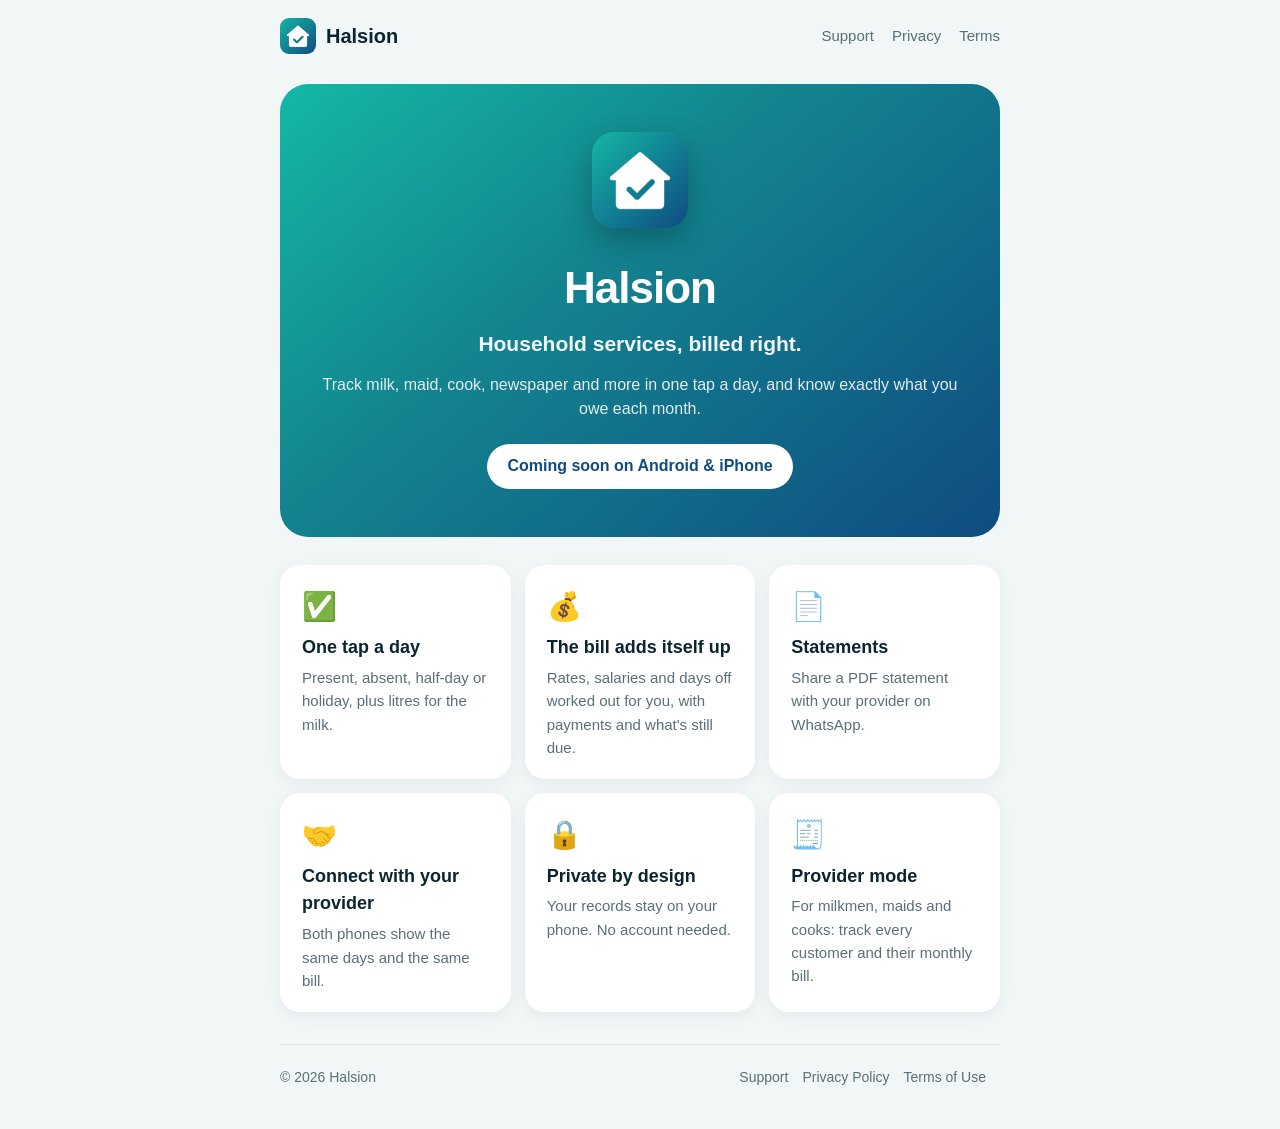
<file: index.html>
<!doctype html>
<html lang="en"><head><meta charset="utf-8"><meta name="viewport" content="width=device-width,initial-scale=1">
<title>Halsion · Household services, billed right</title><meta name="description" content="Track milk, maid, cook and more. Know exactly what you owe each month.">
<link rel="icon" href="favicon.svg" type="image/svg+xml"><link rel="apple-touch-icon" href="apple-touch-icon.png">
<link rel="stylesheet" href="style.css"></head><body><div class="wrap">
<header class="top"><a class="brand" href="index.html"><img src="icon.png" alt="">Halsion</a>
<nav><a href="support.html">Support</a><a href="privacy.html">Privacy</a><a href="terms.html">Terms</a></nav></header>

<div class="hero"><img src="icon.png" alt="Halsion app icon"><h1>Halsion</h1>
<p class="tag">Household services, billed right.</p>
<p class="sub">Track milk, maid, cook, newspaper and more in one tap a day, and know exactly what you owe each month.</p>
<span class="pill">Coming soon on Android &amp; iPhone</span></div>
<div class="grid">
<div class="card"><div class="e">✅</div><h3>One tap a day</h3><p>Present, absent, half-day or holiday, plus litres for the milk.</p></div>
<div class="card"><div class="e">💰</div><h3>The bill adds itself up</h3><p>Rates, salaries and days off worked out for you, with payments and what's still due.</p></div>
<div class="card"><div class="e">📄</div><h3>Statements</h3><p>Share a PDF statement with your provider on WhatsApp.</p></div>
<div class="card"><div class="e">🤝</div><h3>Connect with your provider</h3><p>Both phones show the same days and the same bill.</p></div>
<div class="card"><div class="e">🔒</div><h3>Private by design</h3><p>Your records stay on your phone. No account needed.</p></div>
<div class="card"><div class="e">🧾</div><h3>Provider mode</h3><p>For milkmen, maids and cooks: track every customer and their monthly bill.</p></div>
</div>
<footer><span>© 2026 Halsion</span><span><a href="support.html">Support</a><a href="privacy.html">Privacy Policy</a><a href="terms.html">Terms of Use</a></span></footer>
</div></body></html>
</file>
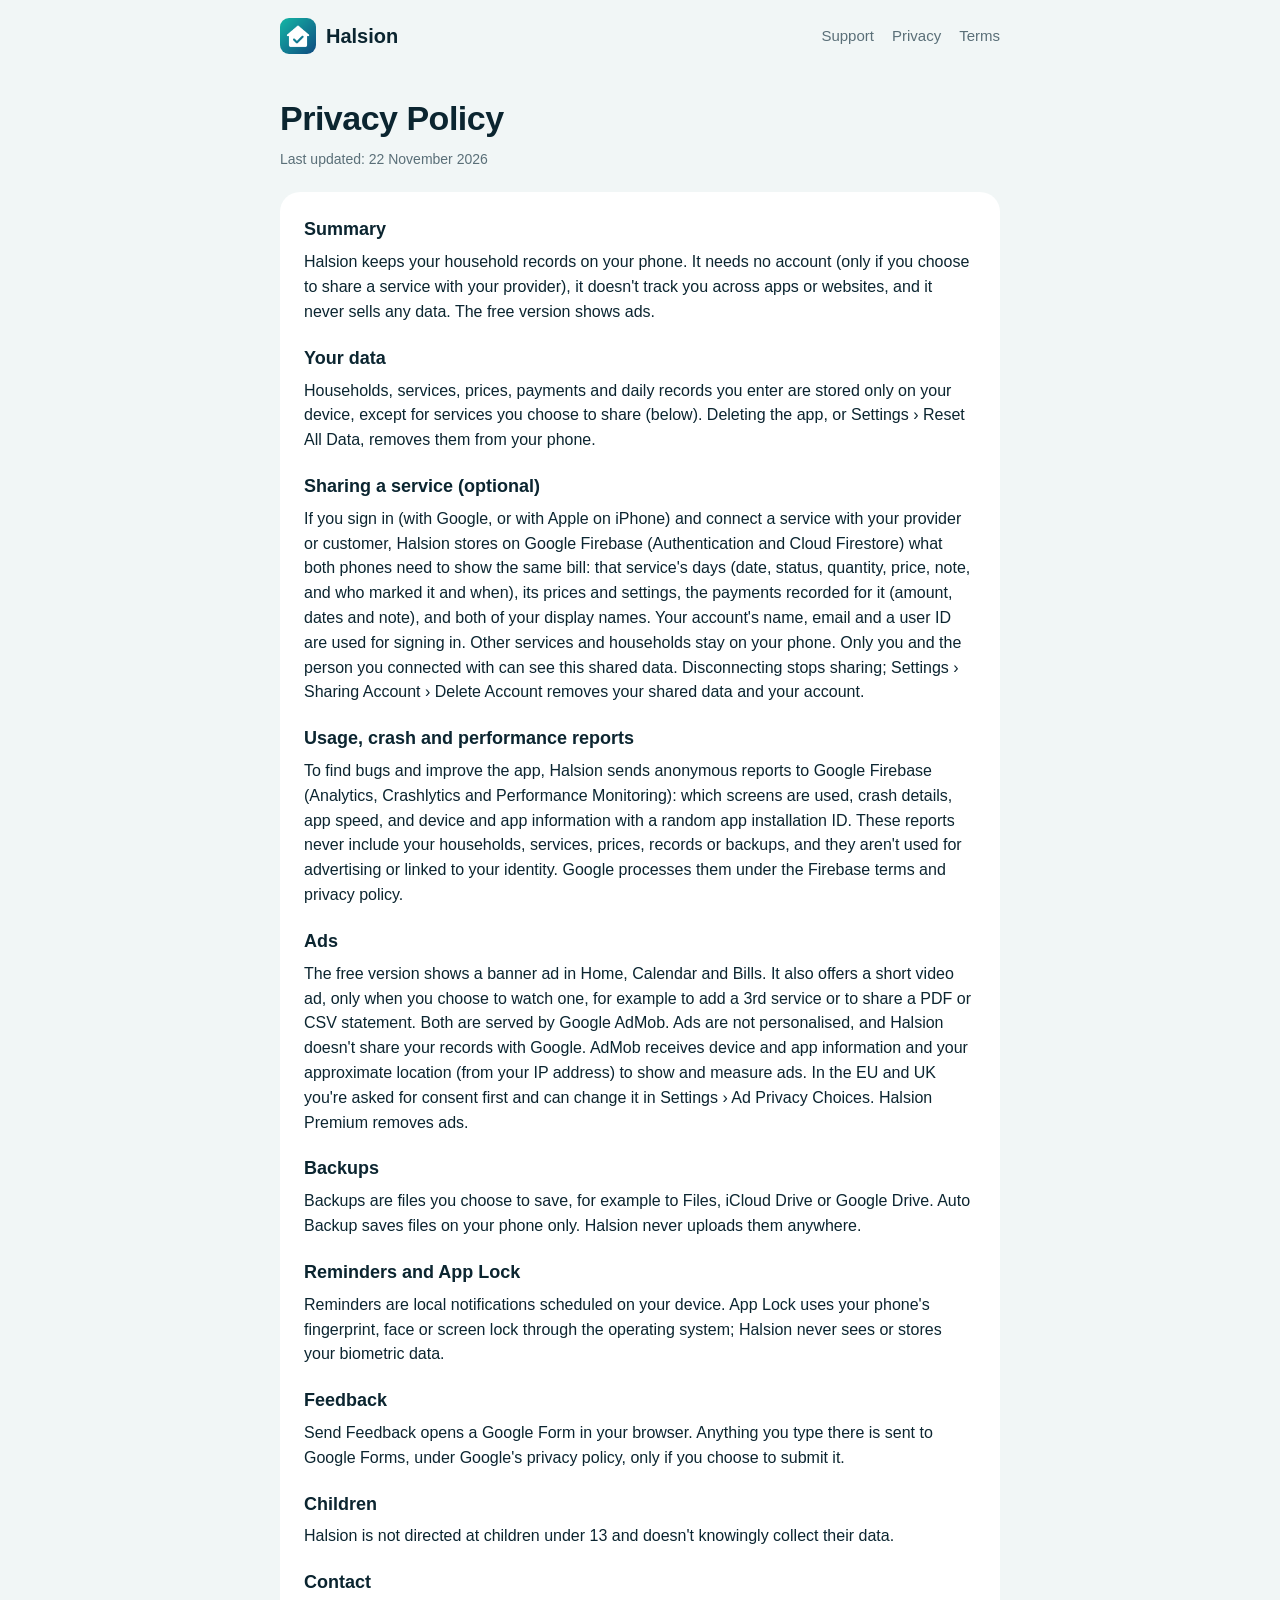
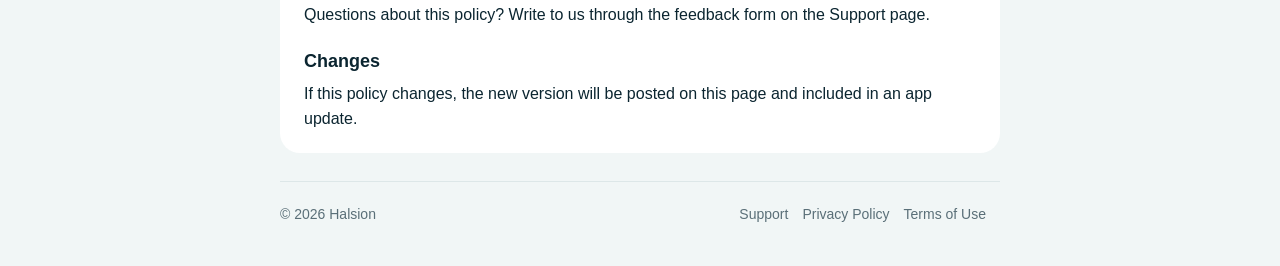
<file: privacy.html>
<!doctype html>
<html lang="en"><head><meta charset="utf-8"><meta name="viewport" content="width=device-width,initial-scale=1">
<title>Privacy Policy · Halsion</title><meta name="description" content="How Halsion handles your data.">
<link rel="icon" href="favicon.svg" type="image/svg+xml"><link rel="apple-touch-icon" href="apple-touch-icon.png">
<link rel="stylesheet" href="style.css"></head><body><div class="wrap">
<header class="top"><a class="brand" href="index.html"><img src="icon.png" alt="">Halsion</a>
<nav><a href="support.html">Support</a><a href="privacy.html">Privacy</a><a href="terms.html">Terms</a></nav></header>
<h1 class="page">Privacy Policy</h1><p class="updated">Last updated: 22 November 2026</p><section class="doc"><h2>Summary</h2><p>Halsion keeps your household records on your phone. It needs no account (only if you choose to share a service with your provider), it doesn&#x27;t track you across apps or websites, and it never sells any data. The free version shows ads.</p><h2>Your data</h2><p>Households, services, prices, payments and daily records you enter are stored only on your device, except for services you choose to share (below). Deleting the app, or Settings › Reset All Data, removes them from your phone.</p><h2>Sharing a service (optional)</h2><p>If you sign in (with Google, or with Apple on iPhone) and connect a service with your provider or customer, Halsion stores on Google Firebase (Authentication and Cloud Firestore) what both phones need to show the same bill: that service&#x27;s days (date, status, quantity, price, note, and who marked it and when), its prices and settings, the payments recorded for it (amount, dates and note), and both of your display names. Your account&#x27;s name, email and a user ID are used for signing in. Other services and households stay on your phone. Only you and the person you connected with can see this shared data. Disconnecting stops sharing; Settings › Sharing Account › Delete Account removes your shared data and your account.</p><h2>Usage, crash and performance reports</h2><p>To find bugs and improve the app, Halsion sends anonymous reports to Google Firebase (Analytics, Crashlytics and Performance Monitoring): which screens are used, crash details, app speed, and device and app information with a random app installation ID. These reports never include your households, services, prices, records or backups, and they aren&#x27;t used for advertising or linked to your identity. Google processes them under the Firebase terms and privacy policy.</p><h2>Ads</h2><p>The free version shows a banner ad in Home, Calendar and Bills. It also offers a short video ad, only when you choose to watch one, for example to add a 3rd service or to share a PDF or CSV statement. Both are served by Google AdMob. Ads are not personalised, and Halsion doesn&#x27;t share your records with Google. AdMob receives device and app information and your approximate location (from your IP address) to show and measure ads. In the EU and UK you&#x27;re asked for consent first and can change it in Settings › Ad Privacy Choices. Halsion Premium removes ads.</p><h2>Backups</h2><p>Backups are files you choose to save, for example to Files, iCloud Drive or Google Drive. Auto Backup saves files on your phone only. Halsion never uploads them anywhere.</p><h2>Reminders and App Lock</h2><p>Reminders are local notifications scheduled on your device. App Lock uses your phone&#x27;s fingerprint, face or screen lock through the operating system; Halsion never sees or stores your biometric data.</p><h2>Feedback</h2><p>Send Feedback opens a Google Form in your browser. Anything you type there is sent to Google Forms, under Google&#x27;s privacy policy, only if you choose to submit it.</p><h2>Children</h2><p>Halsion is not directed at children under 13 and doesn&#x27;t knowingly collect their data.</p><h2>Contact</h2><p>Questions about this policy? Write to us through the feedback form on the Support page.</p><h2>Changes</h2><p>If this policy changes, the new version will be posted on this page and included in an app update.</p></section>
<footer><span>© 2026 Halsion</span><span><a href="support.html">Support</a><a href="privacy.html">Privacy Policy</a><a href="terms.html">Terms of Use</a></span></footer>
</div></body></html>
</file>
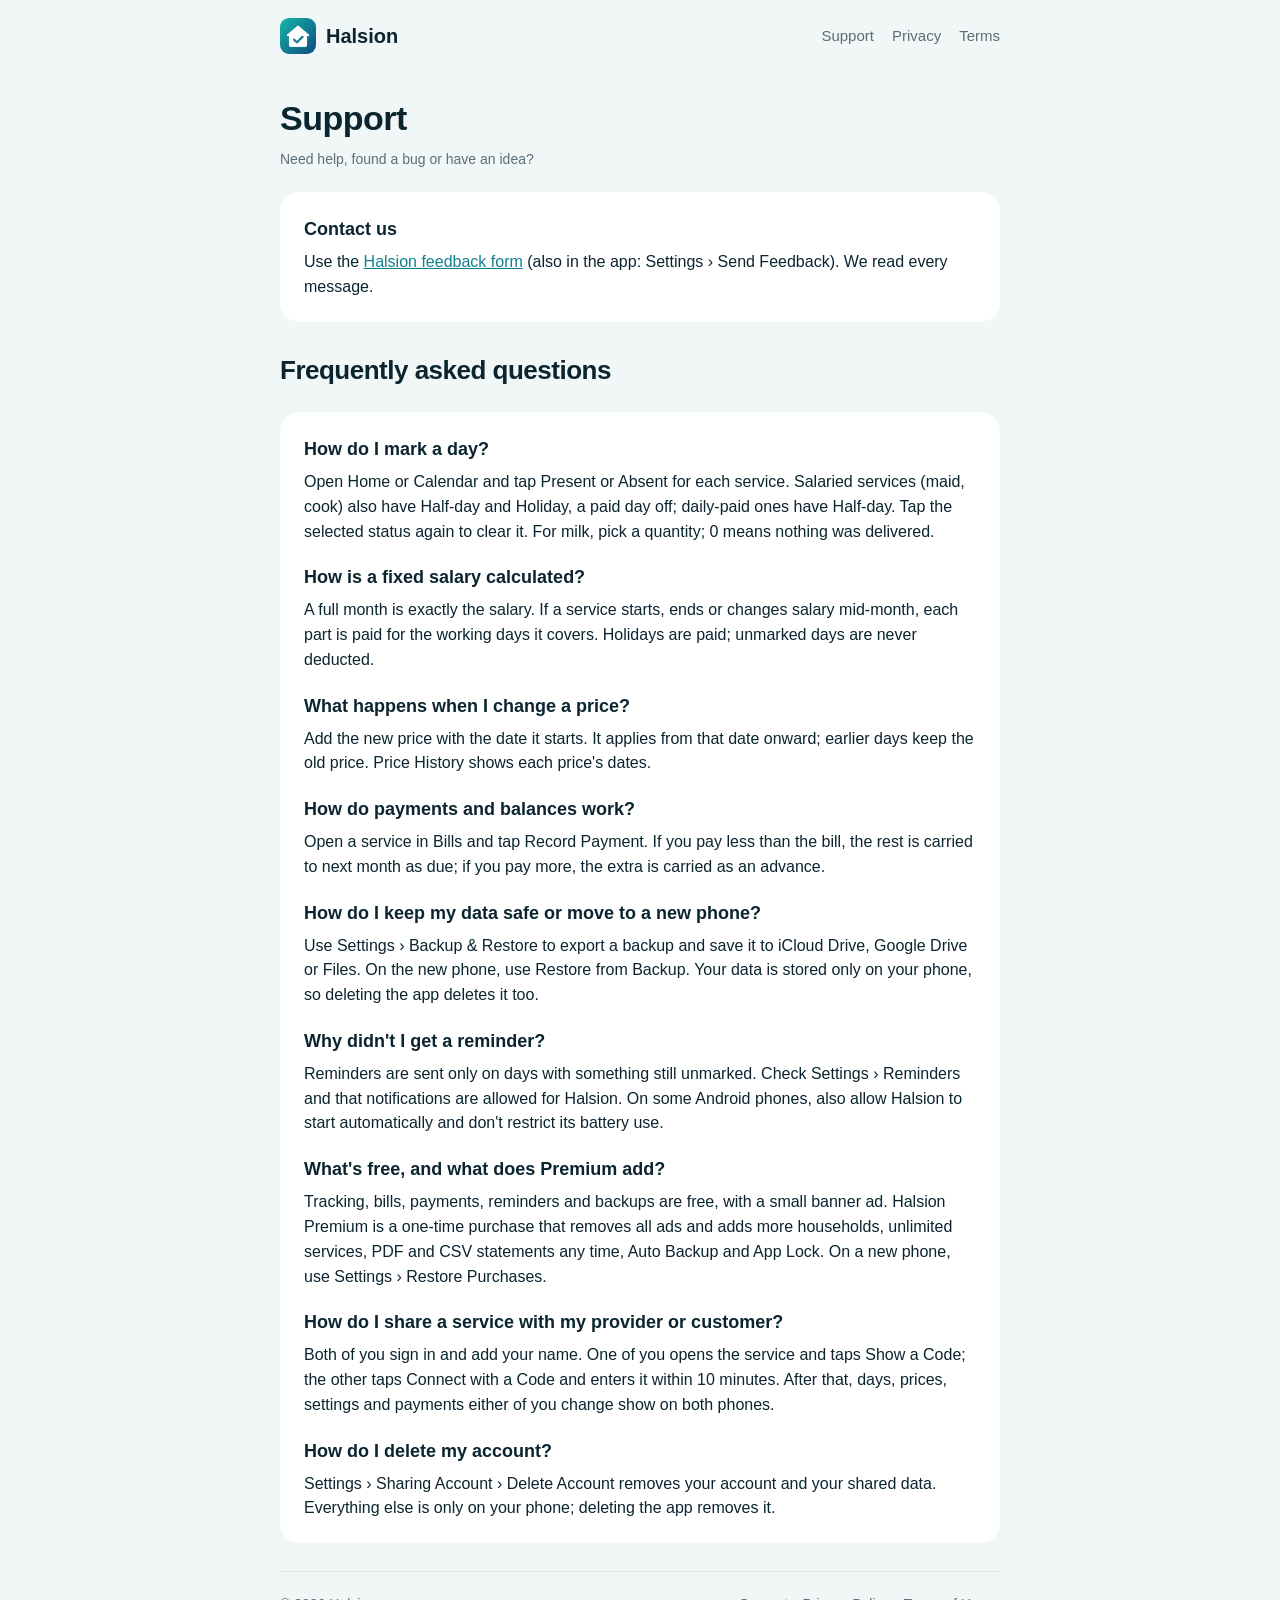
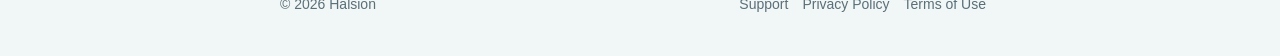
<file: support.html>
<!doctype html>
<html lang="en"><head><meta charset="utf-8"><meta name="viewport" content="width=device-width,initial-scale=1">
<title>Support · Halsion</title><meta name="description" content="Help and contact for the Halsion app.">
<link rel="icon" href="favicon.svg" type="image/svg+xml"><link rel="apple-touch-icon" href="apple-touch-icon.png">
<link rel="stylesheet" href="style.css"></head><body><div class="wrap">
<header class="top"><a class="brand" href="index.html"><img src="icon.png" alt="">Halsion</a>
<nav><a href="support.html">Support</a><a href="privacy.html">Privacy</a><a href="terms.html">Terms</a></nav></header>
<h1 class="page">Support</h1><p class="updated">Need help, found a bug or have an idea?</p>
<section class="doc"><h2>Contact us</h2><p>Use the <a href="https://docs.google.com/forms/d/e/1FAIpQLSefF7naZ19IT7HUxePYZ9YW1cA3xLCTr2h88QE1VHCSxhB5dA/viewform">Halsion feedback form</a> (also in the app: Settings › Send Feedback). We read every message.</p></section>
<h1 class="page" style="font-size:26px">Frequently asked questions</h1><p class="updated"></p><section class="doc"><h2>How do I mark a day?</h2><p>Open Home or Calendar and tap Present or Absent for each service. Salaried services (maid, cook) also have Half-day and Holiday, a paid day off; daily-paid ones have Half-day. Tap the selected status again to clear it. For milk, pick a quantity; 0 means nothing was delivered.</p><h2>How is a fixed salary calculated?</h2><p>A full month is exactly the salary. If a service starts, ends or changes salary mid-month, each part is paid for the working days it covers. Holidays are paid; unmarked days are never deducted.</p><h2>What happens when I change a price?</h2><p>Add the new price with the date it starts. It applies from that date onward; earlier days keep the old price. Price History shows each price&#x27;s dates.</p><h2>How do payments and balances work?</h2><p>Open a service in Bills and tap Record Payment. If you pay less than the bill, the rest is carried to next month as due; if you pay more, the extra is carried as an advance.</p><h2>How do I keep my data safe or move to a new phone?</h2><p>Use Settings › Backup &amp; Restore to export a backup and save it to iCloud Drive, Google Drive or Files. On the new phone, use Restore from Backup. Your data is stored only on your phone, so deleting the app deletes it too.</p><h2>Why didn&#x27;t I get a reminder?</h2><p>Reminders are sent only on days with something still unmarked. Check Settings › Reminders and that notifications are allowed for Halsion. On some Android phones, also allow Halsion to start automatically and don&#x27;t restrict its battery use.</p><h2>What&#x27;s free, and what does Premium add?</h2><p>Tracking, bills, payments, reminders and backups are free, with a small banner ad. Halsion Premium is a one-time purchase that removes all ads and adds more households, unlimited services, PDF and CSV statements any time, Auto Backup and App Lock. On a new phone, use Settings › Restore Purchases.</p><h2>How do I share a service with my provider or customer?</h2><p>Both of you sign in and add your name. One of you opens the service and taps Show a Code; the other taps Connect with a Code and enters it within 10 minutes. After that, days, prices, settings and payments either of you change show on both phones.</p><h2>How do I delete my account?</h2><p>Settings › Sharing Account › Delete Account removes your account and your shared data. Everything else is only on your phone; deleting the app removes it.</p></section>
<footer><span>© 2026 Halsion</span><span><a href="support.html">Support</a><a href="privacy.html">Privacy Policy</a><a href="terms.html">Terms of Use</a></span></footer>
</div></body></html>
</file>
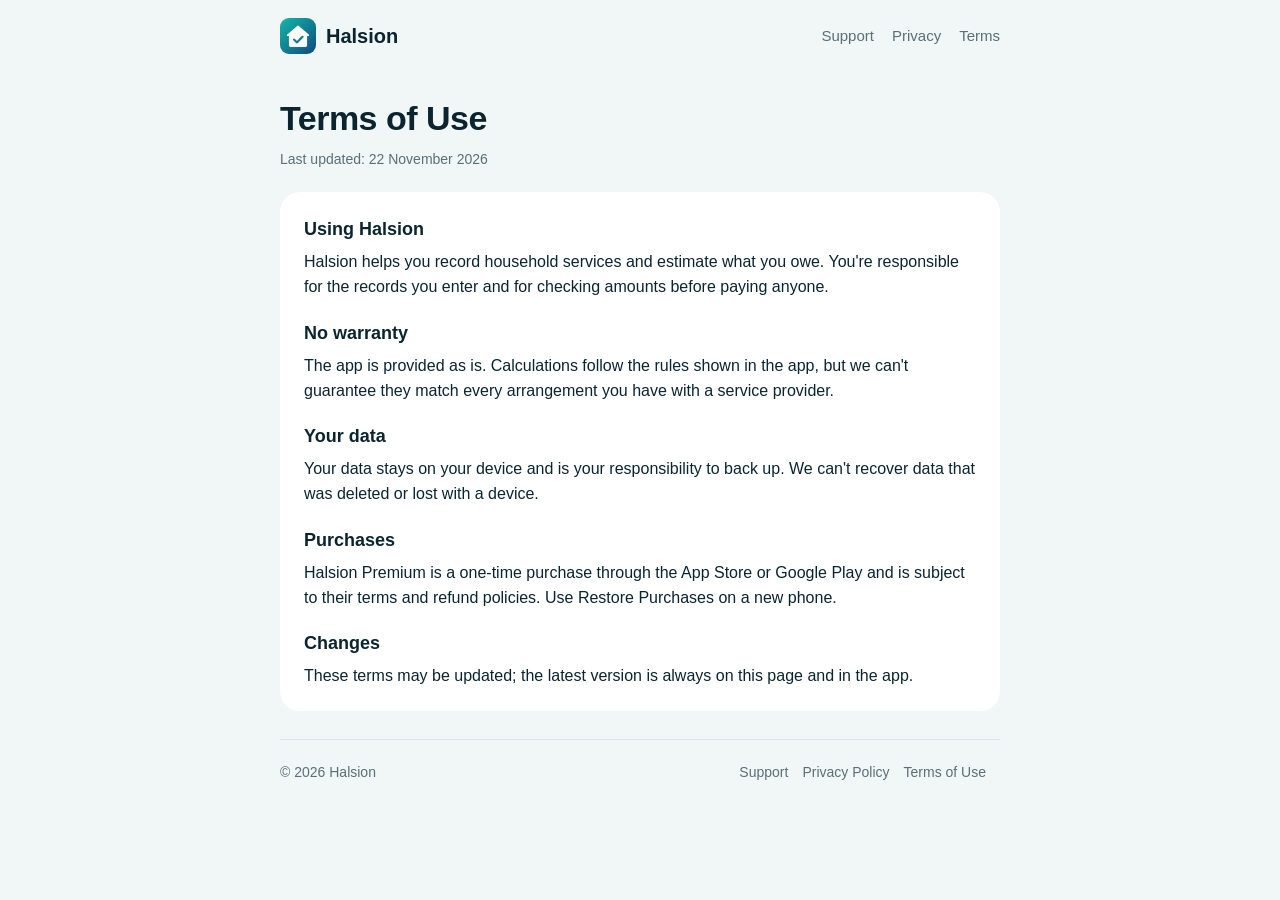
<file: terms.html>
<!doctype html>
<html lang="en"><head><meta charset="utf-8"><meta name="viewport" content="width=device-width,initial-scale=1">
<title>Terms of Use · Halsion</title><meta name="description" content="Terms for using the Halsion app.">
<link rel="icon" href="favicon.svg" type="image/svg+xml"><link rel="apple-touch-icon" href="apple-touch-icon.png">
<link rel="stylesheet" href="style.css"></head><body><div class="wrap">
<header class="top"><a class="brand" href="index.html"><img src="icon.png" alt="">Halsion</a>
<nav><a href="support.html">Support</a><a href="privacy.html">Privacy</a><a href="terms.html">Terms</a></nav></header>
<h1 class="page">Terms of Use</h1><p class="updated">Last updated: 22 November 2026</p><section class="doc"><h2>Using Halsion</h2><p>Halsion helps you record household services and estimate what you owe. You&#x27;re responsible for the records you enter and for checking amounts before paying anyone.</p><h2>No warranty</h2><p>The app is provided as is. Calculations follow the rules shown in the app, but we can&#x27;t guarantee they match every arrangement you have with a service provider.</p><h2>Your data</h2><p>Your data stays on your device and is your responsibility to back up. We can&#x27;t recover data that was deleted or lost with a device.</p><h2>Purchases</h2><p>Halsion Premium is a one-time purchase through the App Store or Google Play and is subject to their terms and refund policies. Use Restore Purchases on a new phone.</p><h2>Changes</h2><p>These terms may be updated; the latest version is always on this page and in the app.</p></section>
<footer><span>© 2026 Halsion</span><span><a href="support.html">Support</a><a href="privacy.html">Privacy Policy</a><a href="terms.html">Terms of Use</a></span></footer>
</div></body></html>
</file>
<file: style.css>
:root{--teal:#127F8E;--teal2:#14B8A6;--navy:#0F4C81;--bg:#F1F6F6;--card:#fff;--text:#0B2530;--muted:#5A6F78;--line:#DDE7E8}
@media (prefers-color-scheme:dark){:root{--bg:#0B1416;--card:#13201F;--text:#E8F1F1;--muted:#9DB0B4;--line:#22322F;--teal:#3CC4D2}}
*{box-sizing:border-box;margin:0;padding:0}
body{font-family:-apple-system,BlinkMacSystemFont,"Segoe UI",Roboto,"Helvetica Neue",Arial,sans-serif;background:var(--bg);color:var(--text);line-height:1.55;-webkit-font-smoothing:antialiased}
a{color:var(--teal)}
.wrap{max-width:760px;margin:0 auto;padding:0 20px}
header.top{display:flex;align-items:center;justify-content:space-between;padding:18px 0}
.brand{display:flex;align-items:center;gap:10px;font-weight:700;font-size:20px;color:var(--text);text-decoration:none}
.brand img{width:36px;height:36px;border-radius:9px}
nav a{margin-left:18px;text-decoration:none;color:var(--muted);font-size:15px}
nav a:hover{color:var(--teal)}
.hero{background:linear-gradient(140deg,#14B8A6 0%,#13858F 40%,#0F4C81 100%);color:#fff;border-radius:28px;padding:48px 32px;margin:12px 0 28px;text-align:center}
.hero img{width:96px;height:96px;border-radius:22px;box-shadow:0 12px 30px rgba(0,0,0,.25)}
.hero h1{font-size:44px;letter-spacing:-1px;margin-top:18px}
.hero p.tag{font-size:21px;font-weight:600;opacity:.95;margin-top:6px}
.hero p.sub{opacity:.88;margin-top:12px}
.pill{display:inline-block;margin-top:22px;background:#fff;color:var(--navy);font-weight:600;padding:10px 20px;border-radius:999px}
.grid{display:grid;grid-template-columns:repeat(auto-fit,minmax(210px,1fr));gap:14px;margin-bottom:32px}
.card{background:var(--card);border-radius:20px;padding:20px 22px;box-shadow:0 4px 16px rgba(15,76,129,.06)}
.card .e{font-size:28px}
.card h3{font-size:18px;margin-top:6px}
.card p{color:var(--muted);font-size:15px;margin-top:4px}
h1.page{font-size:34px;letter-spacing:-.5px;margin:20px 0 4px}
p.updated{color:var(--muted);font-size:14px;margin-bottom:22px}
section.doc{background:var(--card);border-radius:20px;padding:6px 24px;margin-bottom:28px}
section.doc h2{font-size:18px;margin-top:20px}
section.doc p{margin:6px 0 16px;color:var(--text)}
section.doc h2:first-child{margin-top:18px}
footer{border-top:1px solid var(--line);padding:22px 0 40px;color:var(--muted);font-size:14px;display:flex;flex-wrap:wrap;gap:16px;justify-content:space-between}
footer a{color:var(--muted);text-decoration:none;margin-right:14px}
@media (max-width:520px){.hero h1{font-size:34px}nav a{margin-left:12px;font-size:14px}.hero{padding:36px 20px}}
</file>
